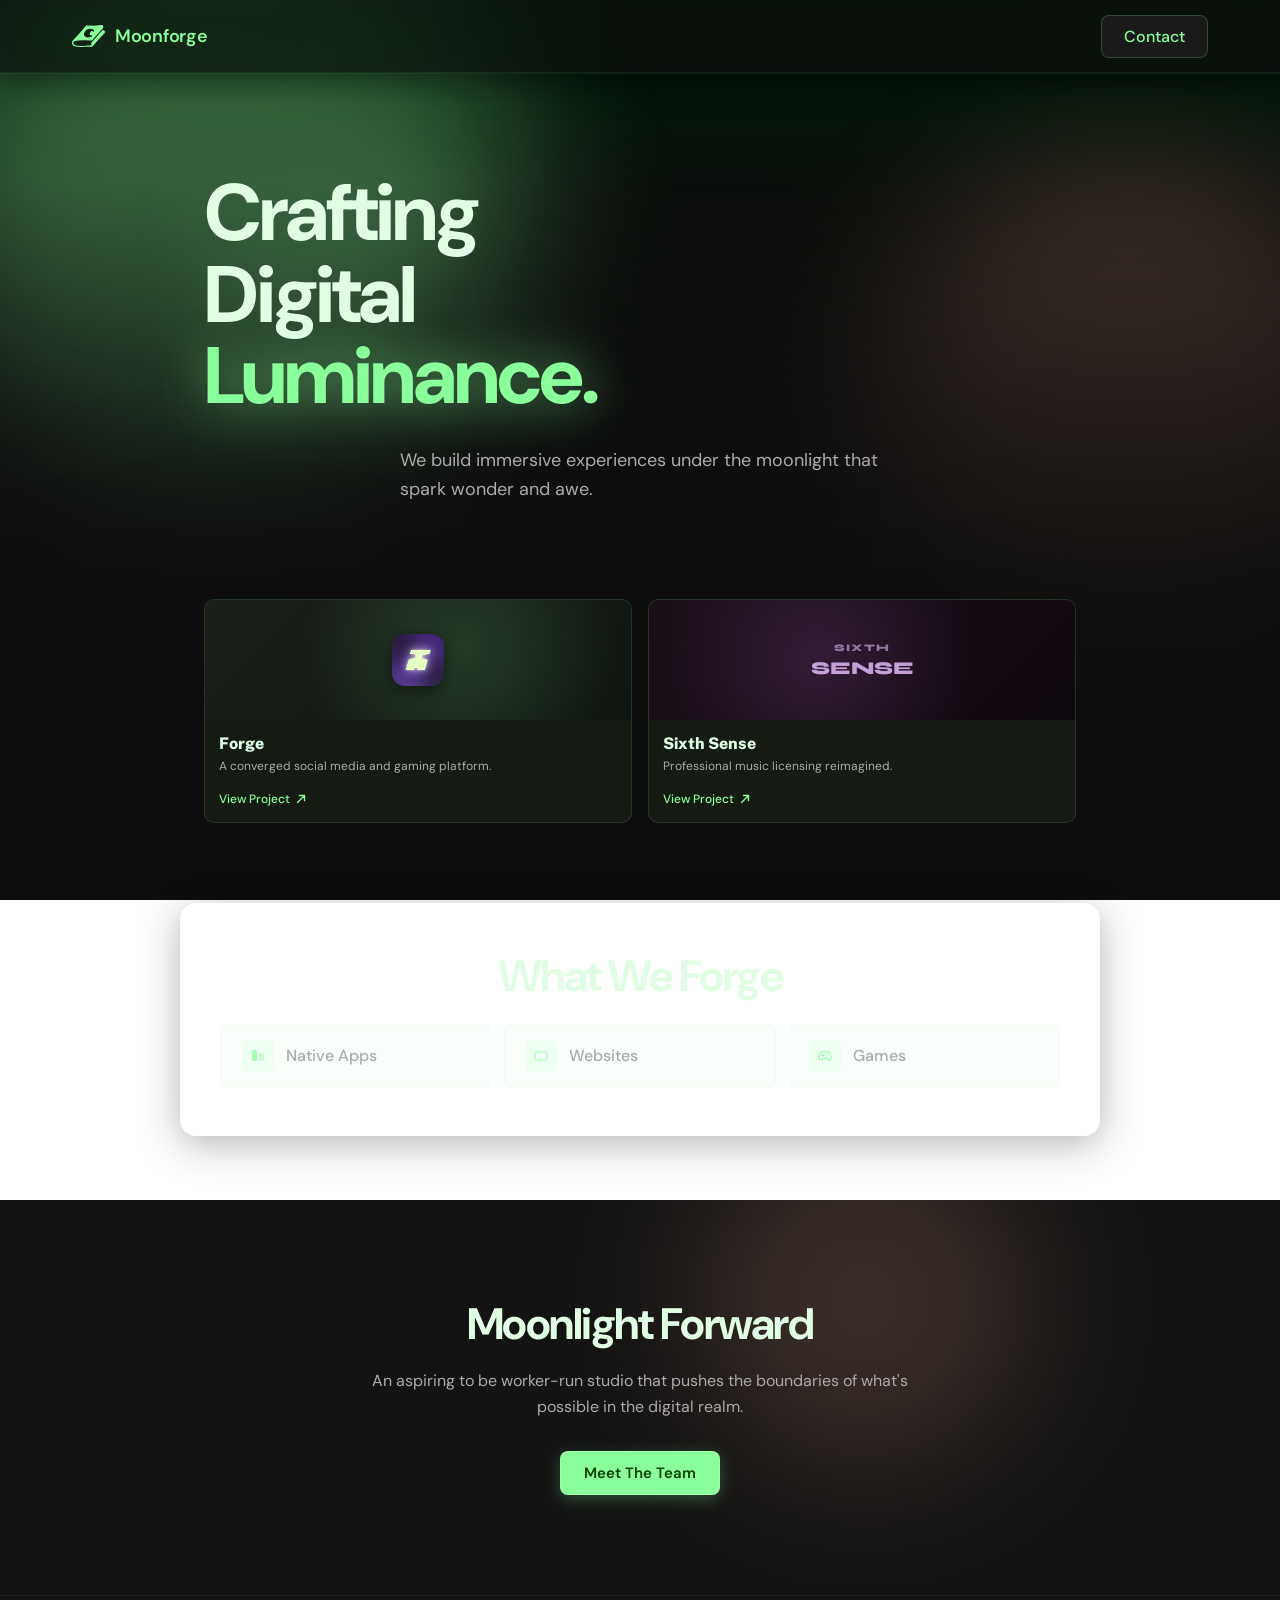
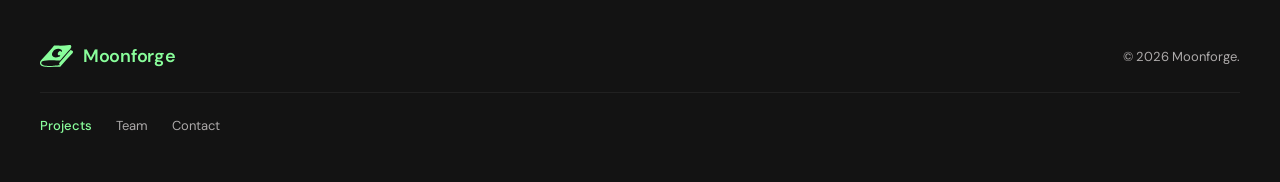
<file: index.html>
<!DOCTYPE html>
<html lang="en">
<head>
  <meta charset="UTF-8" />
  <meta name="viewport" content="width=device-width, initial-scale=1.0" />
  <title>Moonforge Studio - Apps, Websites, & Games</title>
  <meta name="description" content="Moonforge Studio builds immersive apps, websites, and games under the moonlight. Home of Forge social platform and showcase of client projects." />
  <meta name="author" content="Moonforge Studio" />
  <meta name="robots" content="index, follow" />
  <link rel="canonical" href="https://moonforge.app/" />
  <link rel="icon" type="image/x-icon" href="/favicon.ico?v=1" />
  <link rel="icon" type="image/png" sizes="32x32" href="/favicon-32x32.png?v=1" />
  <link rel="icon" type="image/png" sizes="16x16" href="/favicon-16x16.png?v=1" />
  <link rel="icon" type="image/svg+xml" href="/favicon.svg?v=1" />
  <link rel="apple-touch-icon" sizes="180x180" href="/apple-touch-icon.png?v=1" />
  <link rel="manifest" href="/manifest.json?v=1" />
  <meta name="theme-color" content="#0e0e0e" />
  <!-- Open Graph -->
  <meta property="og:site_name" content="Moonforge Studio" />
  <meta property="og:title" content="Moonforge Studio - Apps, Websites, & Games" />
  <meta property="og:description" content="Moonforge Studio builds immersive apps, websites, and games under the moonlight. Home of Forge social platform and showcase of client projects." />
  <meta property="og:image" content="https://moonforge.app/assets/social-image.png" />
  <meta property="og:image:alt" content="Moonforge Studio logo and wordmark" />
  <meta property="og:url" content="https://moonforge.app/" />
  <meta property="og:type" content="website" />
  <!-- Twitter Card -->
  <meta name="twitter:card" content="summary_large_image" />
  <meta name="twitter:title" content="Moonforge Studio - Apps, Websites, & Games" />
  <meta name="twitter:description" content="Moonforge Studio builds immersive apps, websites, and games under the moonlight." />
  <meta name="twitter:image" content="https://moonforge.app/assets/social-image.png" />
  <meta name="twitter:image:alt" content="Moonforge Studio logo and wordmark" />
  <!-- Structured Data -->
  <script type="application/ld+json">
  {
    "@context": "https://schema.org",
    "@type": "Organization",
    "name": "Moonforge Studio",
    "url": "https://moonforge.app",
    "logo": "https://moonforge.app/apple-touch-icon.png",
    "description": "Moonforge Studio builds immersive apps, websites, and games.",
    "email": "admin@moonforge.app",
    "founder": {
      "@type": "Person",
      "name": "Felix Giles",
      "url": "https://www.felixgiles.com"
    },
    "sameAs": [
      "https://www.linkedin.com/in/felixgiles"
    ]
  }
  </script>
  <link rel="stylesheet" href="styles.css" />
  <!-- Google Analytics -->
  <script async src="https://www.googletagmanager.com/gtag/js?id=G-10PKJRPPYE"></script>
  <script>
    window.dataLayer = window.dataLayer || [];
    function gtag(){dataLayer.push(arguments);}
    gtag('js', new Date());
    gtag('config', 'G-10PKJRPPYE');
  </script>
  <style>
    /* page-specific overrides */
    .hero { padding-top: 100px; }

    /* section divider */
    .section-label {
      font-size: 12px;
      text-transform: uppercase;
      letter-spacing: 2px;
      color: var(--text-muted);
      font-weight: 500;
      margin-bottom: 48px;
      padding: 0 32px;
      max-width: 1200px;
      margin-left: auto;
      margin-right: auto;
    }
  </style>
</head>
<body class="page">

  <!-- FIXED PAGE BACKGROUND -->
  <div class="page-bg" aria-hidden="true">
    <div class="glow glow-green" style="top:-100px; left:-80px; width:600px; height:600px; opacity:0.32;"></div>
    <div class="glow glow-peach" style="top:160px; right:-100px; width:500px; height:500px; opacity:0.22;"></div>
    <div class="page-bg-fade"></div>
  </div>

  <!-- HEADER -->
  <header>
    <div class="header-inner">
      <a href="index.html" class="logo">
        <img class="logo-icon" src="assets/moongforge-logo.svg" alt="" aria-hidden="true">
        Moonforge
      </a>
      <a href="contact.html" class="btn-contact">Contact</a>
    </div>
  </header>

  <!-- HERO -->
  <section class="hero">
    <div class="hero-content home-container" style="text-align:center;">
      <h1>Crafting<br>Digital<br><span class="hero-accent">Luminance.</span></h1>
      <p>We build immersive experiences under the moonlight that spark wonder and awe.</p>
    </div>
  </section>

  <!-- PROJECTS -->
  <section class="projects-section">
    <div class="home-container">
      <div class="projects-grid">

        <!-- Project 1: Forge -->
        <a class="project-card" data-type="app" href="https://forge-social.app" target="_blank" rel="noopener">
          <div class="project-thumb project-thumb-forge">
            <div style="position:relative;z-index:1;">
              <img src="assets/forge-app.png" alt="Forge" style="width:52px;height:52px;border-radius:13px;object-fit:cover;box-shadow:0 4px 16px rgba(0,0,0,0.5);">
            </div>
          </div>
          <div class="project-info">
            <div class="project-title">Forge</div>
            <div class="project-desc">A converged social media and gaming platform.</div>
            <span class="project-link">View Project
              <svg width="12" height="12" viewBox="0 0 12 12" fill="none"><path d="M2.5 9.5L9.5 2.5M9.5 2.5H4.5M9.5 2.5V7.5" stroke="currentColor" stroke-width="1.4" stroke-linecap="round"/></svg>
            </span>
          </div>
        </a>

        <!-- Project 2: Sixth Sense -->
        <a class="project-card" data-type="web" href="https://sixthsensemgmt.com" target="_blank" rel="noopener">
          <div class="project-thumb project-thumb-sixth">
            <div style="position:relative;z-index:1;font-family:'Syne',sans-serif;font-weight:800;font-size:14px;color:#c4a0d8;text-align:center;">
              <div style="font-size:10px;letter-spacing:0.12em;opacity:0.7;margin-bottom:3px;">SIXTH</div>
              <div style="font-size:18px;">SENSE</div>
            </div>
          </div>
          <div class="project-info">
            <div class="project-title">Sixth Sense</div>
            <div class="project-desc">Professional music licensing reimagined.</div>
            <span class="project-link">View Project
              <svg width="12" height="12" viewBox="0 0 12 12" fill="none"><path d="M2.5 9.5L9.5 2.5M9.5 2.5H4.5M9.5 2.5V7.5" stroke="currentColor" stroke-width="1.4" stroke-linecap="round"/></svg>
            </span>
          </div>
        </a>

      </div>
    </div>
  </section>

  <!-- SERVICES -->
  <section class="services-section">
    <div class="services-inner">
      <h2>What We Forge</h2>
      <div class="services-grid">
        <div class="service-card">
          <div class="service-icon">
            <svg width="14" height="14" viewBox="0 0 14 14" fill="none">
              <rect x="1" y="1" width="5" height="11" rx="1.5" fill="#89fe9b" opacity="0.7"/>
              <rect x="8" y="4" width="5" height="8" rx="1.5" fill="#89fe9b" opacity="0.4"/>
            </svg>
          </div>
          <h3>Native Apps</h3>
        </div>
        <div class="service-card">
          <div class="service-icon">
            <svg width="14" height="14" viewBox="0 0 14 14" fill="none">
              <rect x="1" y="3" width="12" height="8" rx="1.5" stroke="#89fe9b" stroke-width="1.2" opacity="0.7" fill="none"/>
              <circle cx="7" cy="11.5" r="1" fill="#89fe9b" opacity="0.5"/>
            </svg>
          </div>
          <h3>Websites</h3>
        </div>
        <div class="service-card">
          <div class="service-icon">
            <svg width="14" height="14" viewBox="0 0 24 24" fill="none" stroke="#89fe9b" stroke-width="2" stroke-linecap="round" stroke-linejoin="round" opacity="0.85">
              <line x1="6" x2="10" y1="11" y2="11"/>
              <line x1="8" x2="8" y1="9" y2="13"/>
              <line x1="15" x2="15.01" y1="12" y2="12"/>
              <line x1="17" x2="17.01" y1="10" y2="10"/>
              <path d="M17.32 5H6.68a4 4 0 0 0-3.978 3.59c-.006.052-.01.101-.017.152C2.604 9.416 2 14.456 2 16a3 3 0 0 0 3 3c1 0 1.5-.5 2-1l1.414-1.414A2 2 0 0 1 9.828 16h4.344a2 2 0 0 1 1.414.586L17 18c.5.5 1 1 2 1a3 3 0 0 0 3-3c0-1.544-.604-6.584-.685-7.258-.007-.05-.011-.1-.017-.151A4 4 0 0 0 17.32 5z"/>
            </svg>
          </div>
          <h3>Games</h3>
        </div>
      </div>
    </div>
  </section>

  <!-- TEAM CTA -->
  <section class="team-cta">
    <div class="glow-wrap">
      <div class="glow glow-peach" style="top:-60px; right:20%; opacity:0.2;"></div>
    </div>
    <div class="team-cta-inner">
      <h2>Moonlight Forward</h2>
      <p>An aspiring to be worker-run studio that pushes the boundaries of what's possible in the digital realm.</p>
      <a href="team.html" class="btn-accent">Meet The Team</a>
    </div>
  </section>

  <!-- FOOTER -->
  <footer>
    <div class="footer-inner">
      <div class="footer-top">
        <a href="index.html" class="logo">
          <img class="logo-icon" src="assets/moongforge-logo.svg" alt="" aria-hidden="true">
          Moonforge
        </a>
        <span class="footer-copy">© 2026 Moonforge.</span>
      </div>
      <div class="footer-links">
        <a href="index.html" class="active">Projects</a>
        <a href="team.html">Team</a>
        <a href="contact.html">Contact</a>
      </div>
    </div>
  </footer>

  <script src="script.js"></script>
</body>
</html>
</file>
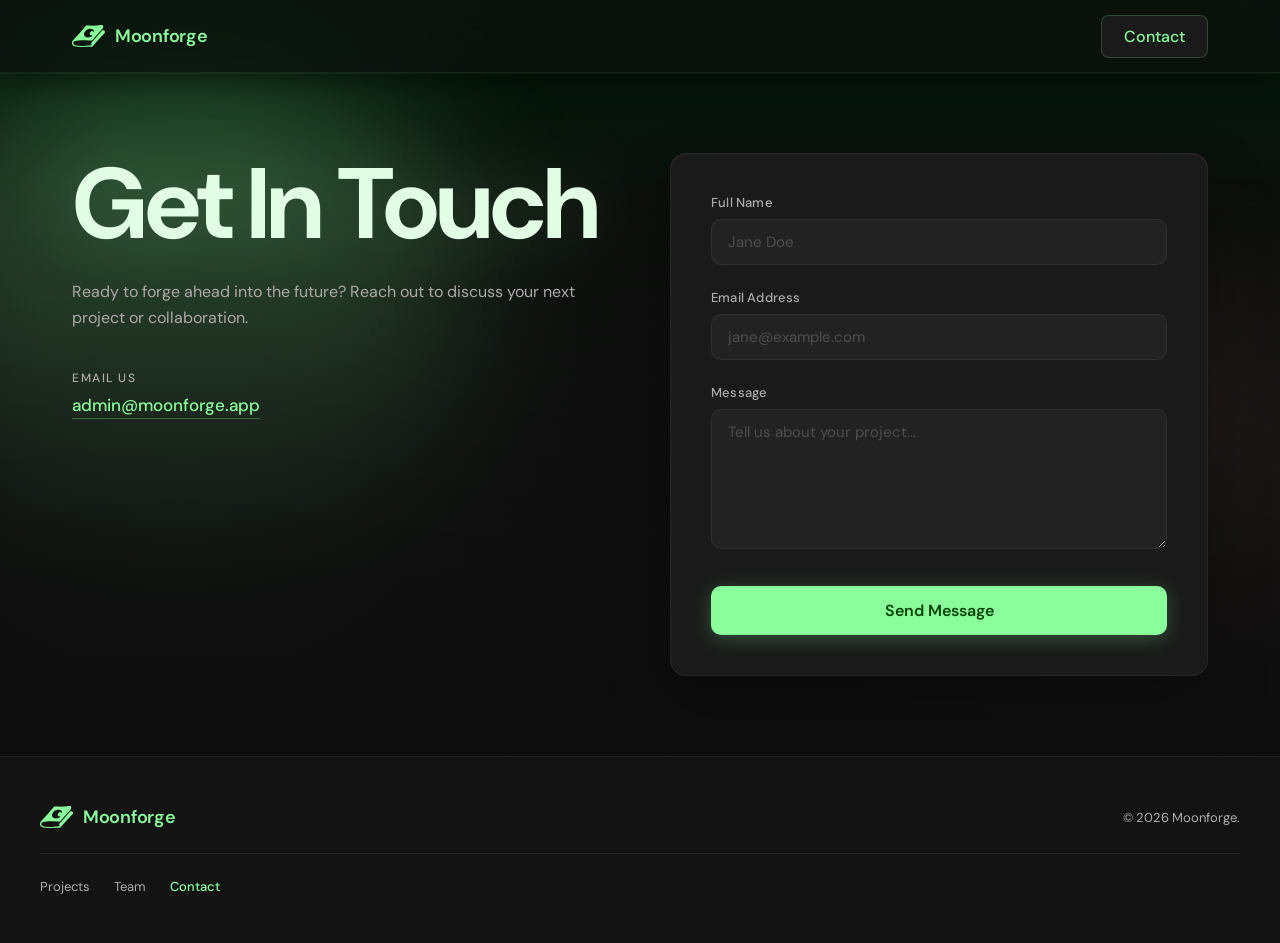
<file: contact.html>
<!DOCTYPE html>
<html lang="en">
<head>
  <meta charset="UTF-8" />
  <meta name="viewport" content="width=device-width, initial-scale=1.0" />
  <title>Contact — Moonforge Studio</title>
  <meta name="description" content="Get in touch with Moonforge Studio to discuss your next app, website, or game project. We'd love to collaborate." />
  <meta name="author" content="Moonforge Studio" />
  <meta name="robots" content="index, follow" />
  <link rel="canonical" href="https://moonforge.app/contact.html" />
  <!-- Prevent browser from restoring previous scroll position -->
  <script>if (history.scrollRestoration) history.scrollRestoration = 'manual'; window.scrollTo(0, 0);</script>
  <link rel="icon" type="image/x-icon" href="/favicon.ico?v=1" />
  <link rel="icon" type="image/png" sizes="32x32" href="/favicon-32x32.png?v=1" />
  <link rel="icon" type="image/png" sizes="16x16" href="/favicon-16x16.png?v=1" />
  <link rel="icon" type="image/svg+xml" href="/favicon.svg?v=1" />
  <link rel="apple-touch-icon" sizes="180x180" href="/apple-touch-icon.png?v=1" />
  <link rel="manifest" href="/manifest.json?v=1" />
  <meta name="theme-color" content="#0e0e0e" />
  <!-- Open Graph -->
  <meta property="og:site_name" content="Moonforge Studio" />
  <meta property="og:title" content="Contact — Moonforge Studio" />
  <meta property="og:description" content="Get in touch with Moonforge Studio to discuss your next app, website, or game project." />
  <meta property="og:image" content="https://moonforge.app/assets/social-image.png" />
  <meta property="og:image:alt" content="Moonforge Studio logo and wordmark" />
  <meta property="og:url" content="https://moonforge.app/contact.html" />
  <meta property="og:type" content="website" />
  <!-- Twitter Card -->
  <meta name="twitter:card" content="summary_large_image" />
  <meta name="twitter:title" content="Contact — Moonforge Studio" />
  <meta name="twitter:description" content="Get in touch with Moonforge Studio to discuss your next app, website, or game project." />
  <meta name="twitter:image" content="https://moonforge.app/assets/social-image.png" />
  <meta name="twitter:image:alt" content="Moonforge Studio logo and wordmark" />
  <link rel="stylesheet" href="styles.css" />
  <!-- Google Analytics -->
  <script async src="https://www.googletagmanager.com/gtag/js?id=G-10PKJRPPYE"></script>
  <script>
    window.dataLayer = window.dataLayer || [];
    function gtag(){dataLayer.push(arguments);}
    gtag('js', new Date());
    gtag('config', 'G-10PKJRPPYE');
  </script>
  <style>
    .contact-info h1 { filter: drop-shadow(0 0 36px rgba(137,254,155,0.16)); }
  </style>
</head>
<body class="page">

  <!-- FIXED PAGE BACKGROUND -->
  <div class="page-bg" aria-hidden="true">
    <div class="glow glow-green" style="top:5%; left:-100px; width:560px; height:560px; opacity:0.25;"></div>
    <div class="glow glow-peach" style="top:35%; right:-80px; width:460px; height:460px; opacity:0.2;"></div>
    <div class="page-bg-fade"></div>
  </div>

  <!-- HEADER -->
  <header>
    <div class="header-inner">
      <a href="index.html" class="logo">
        <img class="logo-icon" src="assets/moongforge-logo.svg" alt="" aria-hidden="true">
        Moonforge
      </a>
      <a href="contact.html" class="btn-contact">Contact</a>
    </div>
  </header>


  <!-- MAIN CONTENT -->
  <main class="contact-main" style="flex:1;">

    <!-- Left: info -->
    <div class="contact-info">
      <h1>Get In Touch</h1>
      <p>Ready to forge ahead into the future? Reach out to discuss your next project or collaboration.</p>
      <div class="contact-email-block">
        <span class="contact-email-label">Email Us</span>
        <a href="mailto:admin@moonforge.app" class="contact-email-link">admin@moonforge.app</a>
      </div>
    </div>

    <!-- Right: form -->
    <div class="contact-form-card">
      <form id="contact-form" action="https://formspree.io/f/YOUR_FORM_ID" method="POST" novalidate>

        <input type="hidden" name="_replyto" id="replyto-field" />
        <input type="hidden" name="_subject" value="New message from moonforge.app" />

        <div class="form-group">
          <label class="form-label" for="name">Full Name</label>
          <input
            class="form-input"
            type="text"
            id="name"
            name="name"
            placeholder="Jane Doe"
            required
            autocomplete="name"
          />
        </div>

        <div class="form-group">
          <label class="form-label" for="email">Email Address</label>
          <input
            class="form-input"
            type="email"
            id="email"
            name="email"
            placeholder="jane@example.com"
            required
            autocomplete="email"
          />
        </div>

        <div class="form-group">
          <label class="form-label" for="message">Message</label>
          <textarea
            class="form-textarea"
            id="message"
            name="message"
            placeholder="Tell us about your project..."
            required
          ></textarea>
        </div>

        <button type="submit" class="btn-submit">Send Message</button>

      </form>
    </div>

  </main>

  <!-- FOOTER -->
  <footer style="position:relative; z-index:1;">
    <div class="footer-inner">
      <div class="footer-top">
        <a href="index.html" class="logo">
          <img class="logo-icon" src="assets/moongforge-logo.svg" alt="" aria-hidden="true">
          Moonforge
        </a>
        <span class="footer-copy">© 2026 Moonforge.</span>
      </div>
      <div class="footer-links">
        <a href="index.html">Projects</a>
        <a href="team.html">Team</a>
        <a href="contact.html" class="active">Contact</a>
      </div>
    </div>
  </footer>

  <div class="toast" id="toast">Message sent! We'll be in touch.</div>

  <script src="script.js"></script>
</body>
</html>
</file>
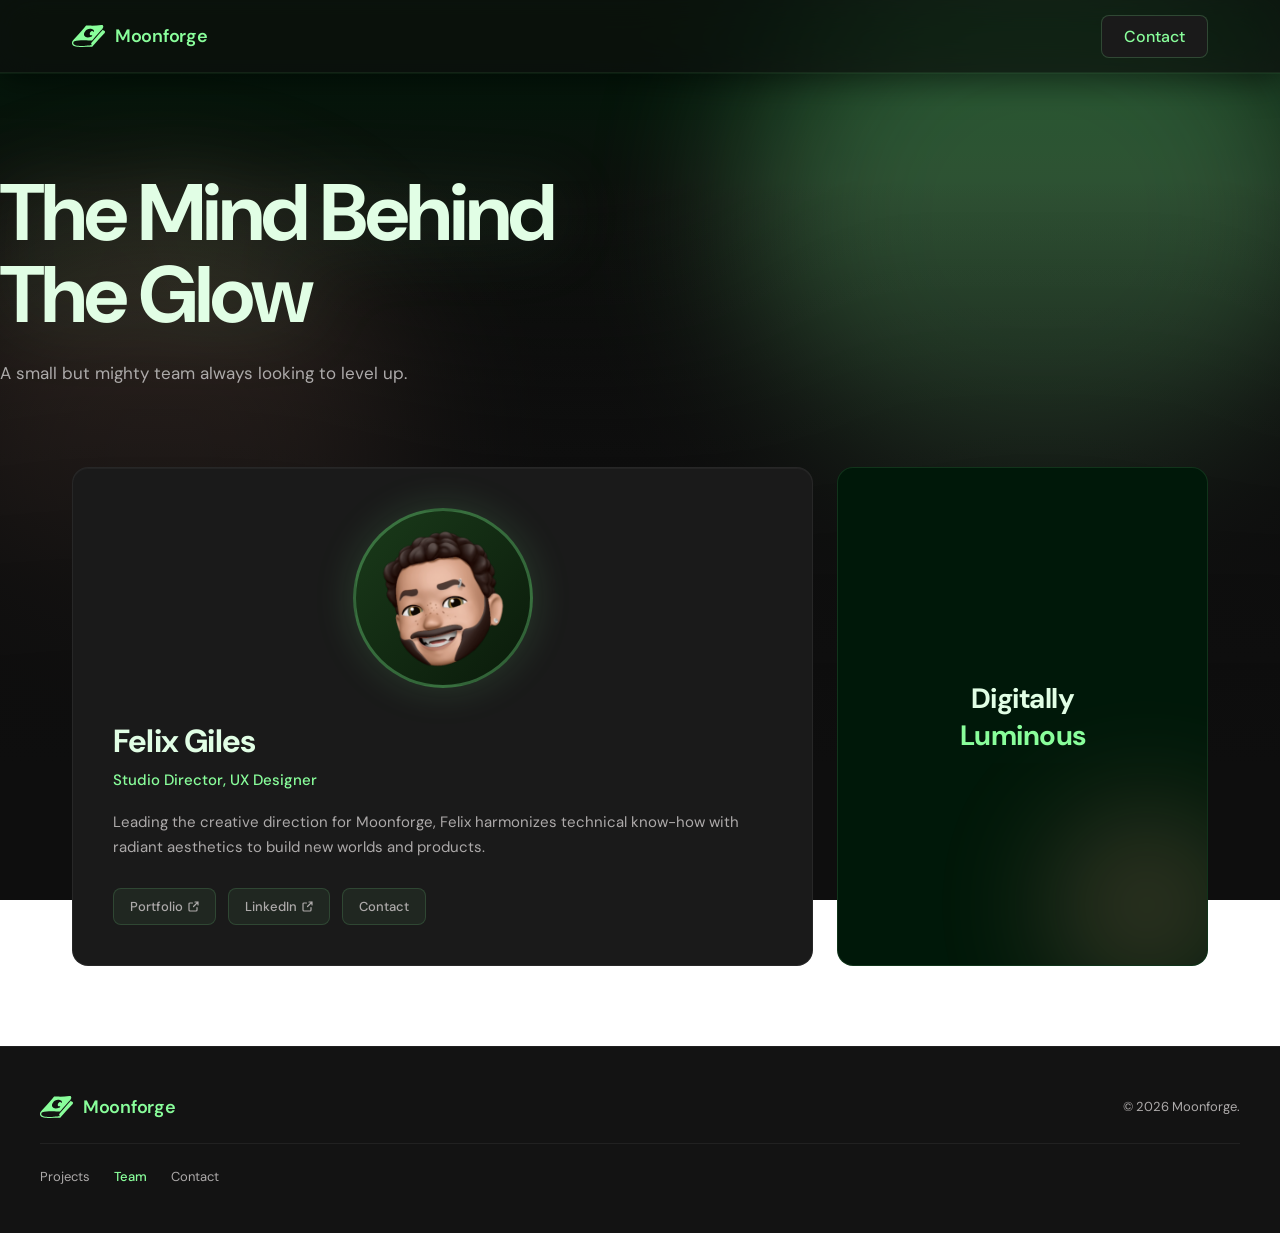
<file: team.html>
<!DOCTYPE html>
<html lang="en">
<head>
  <meta charset="UTF-8" />
  <meta name="viewport" content="width=device-width, initial-scale=1.0" />
  <title>Team — Moonforge Studio</title>
  <meta name="description" content="Meet the team behind Moonforge Studio. Felix Giles leads creative direction as Studio Director and UX Designer." />
  <meta name="author" content="Moonforge Studio" />
  <meta name="robots" content="index, follow" />
  <link rel="canonical" href="https://moonforge.app/team.html" />
  <link rel="icon" type="image/x-icon" href="/favicon.ico?v=1" />
  <link rel="icon" type="image/png" sizes="32x32" href="/favicon-32x32.png?v=1" />
  <link rel="icon" type="image/png" sizes="16x16" href="/favicon-16x16.png?v=1" />
  <link rel="icon" type="image/svg+xml" href="/favicon.svg?v=1" />
  <link rel="apple-touch-icon" sizes="180x180" href="/apple-touch-icon.png?v=1" />
  <link rel="manifest" href="/manifest.json?v=1" />
  <meta name="theme-color" content="#0e0e0e" />
  <!-- Open Graph -->
  <meta property="og:site_name" content="Moonforge Studio" />
  <meta property="og:title" content="Team — Moonforge Studio" />
  <meta property="og:description" content="Meet the team behind Moonforge Studio. Felix Giles leads creative direction as Studio Director and UX Designer." />
  <meta property="og:image" content="https://moonforge.app/assets/social-image.png" />
  <meta property="og:image:alt" content="Moonforge Studio logo and wordmark" />
  <meta property="og:url" content="https://moonforge.app/team.html" />
  <meta property="og:type" content="website" />
  <!-- Twitter Card -->
  <meta name="twitter:card" content="summary_large_image" />
  <meta name="twitter:title" content="Team — Moonforge Studio" />
  <meta name="twitter:description" content="Meet the team behind Moonforge Studio. Felix Giles leads as Studio Director and UX Designer." />
  <meta name="twitter:image" content="https://moonforge.app/assets/social-image.png" />
  <meta name="twitter:image:alt" content="Moonforge Studio logo and wordmark" />
  <!-- Structured Data -->
  <script type="application/ld+json">
  {
    "@context": "https://schema.org",
    "@type": "Person",
    "name": "Felix Giles",
    "jobTitle": "Studio Director, UX Designer",
    "worksFor": {
      "@type": "Organization",
      "name": "Moonforge Studio",
      "url": "https://moonforge.app"
    },
    "url": "https://www.felixgiles.com",
    "sameAs": [
      "https://www.linkedin.com/in/felixgiles",
      "https://www.felixgiles.com"
    ]
  }
  </script>
  <link rel="stylesheet" href="styles.css" />
  <!-- Google Analytics -->
  <script async src="https://www.googletagmanager.com/gtag/js?id=G-10PKJRPPYE"></script>
  <script>
    window.dataLayer = window.dataLayer || [];
    function gtag(){dataLayer.push(arguments);}
    gtag('js', new Date());
    gtag('config', 'G-10PKJRPPYE');
  </script>
  <style>
    .team-hero h1 { filter: drop-shadow(0 0 36px rgba(137,254,155,0.16)); }
  </style>
</head>
<body class="page">

  <!-- FIXED PAGE BACKGROUND -->
  <div class="page-bg" aria-hidden="true">
    <div class="glow glow-green" style="top:-80px; right:-60px; width:600px; height:600px; opacity:0.28;"></div>
    <div class="glow glow-peach" style="top:220px; left:-80px; width:480px; height:480px; opacity:0.2;"></div>
    <div class="page-bg-fade"></div>
  </div>

  <!-- HEADER -->
  <header>
    <div class="header-inner">
      <a href="index.html" class="logo">
        <img class="logo-icon" src="assets/moongforge-logo.svg" alt="" aria-hidden="true">
        Moonforge
      </a>
      <a href="contact.html" class="btn-contact">Contact</a>
    </div>
  </header>

  <!-- HERO -->
  <section class="team-hero">
    <div class="team-hero-content">
      <h1>The Mind Behind The Glow</h1>
      <p>A small but mighty team always looking to level up.</p>
    </div>
  </section>

  <!-- TEAM BENTO GRID -->
  <div class="team-grid">

    <!-- Featured Profile -->
    <div class="featured-card">
      <div class="featured-avatar-wrap">
        <img class="featured-avatar" src="assets/felix.png" alt="Felix Giles">
      </div>
      <div class="featured-info">
        <h2>Felix Giles</h2>
        <p class="featured-role">Studio Director, UX Designer</p>
        <p class="featured-bio">Leading the creative direction for Moonforge, Felix harmonizes technical know-how with radiant aesthetics to build new worlds and products.</p>
        <div class="featured-links">
          <a href="https://www.felixgiles.com" target="_blank" rel="noopener">Portfolio
            <svg width="11" height="11" viewBox="0 0 11 11" fill="none" aria-hidden="true">
              <path d="M4.5 2H2C1.45 2 1 2.45 1 3v6c0 .55.45 1 1 1h6c.55 0 1-.45 1-1V6.5" stroke="currentColor" stroke-width="1.2" stroke-linecap="round" stroke-linejoin="round"/>
              <path d="M7 1h3m0 0v3M10 1L5.5 5.5" stroke="currentColor" stroke-width="1.2" stroke-linecap="round" stroke-linejoin="round"/>
            </svg>
          </a>
          <a href="https://www.linkedin.com/in/felixgiles" target="_blank" rel="noopener">LinkedIn
            <svg width="11" height="11" viewBox="0 0 11 11" fill="none" aria-hidden="true">
              <path d="M4.5 2H2C1.45 2 1 2.45 1 3v6c0 .55.45 1 1 1h6c.55 0 1-.45 1-1V6.5" stroke="currentColor" stroke-width="1.2" stroke-linecap="round" stroke-linejoin="round"/>
              <path d="M7 1h3m0 0v3M10 1L5.5 5.5" stroke="currentColor" stroke-width="1.2" stroke-linecap="round" stroke-linejoin="round"/>
            </svg>
          </a>
          <a href="contact.html">Contact</a>
        </div>
      </div>
    </div>

    <!-- Right column -->
    <div class="team-right">

      <!-- Tagline card -->
      <div class="tag-card">
        <div class="tag-card-glow"></div>
        <h3>Digitally<br><span>Luminous</span></h3>
      </div>

    </div>
  </div>

  <!-- FOOTER -->
  <footer style="margin-top:auto;">
    <div class="footer-inner">
      <div class="footer-top">
        <a href="index.html" class="logo">
          <img class="logo-icon" src="assets/moongforge-logo.svg" alt="" aria-hidden="true">
          Moonforge
        </a>
        <span class="footer-copy">© 2026 Moonforge.</span>
      </div>
      <div class="footer-links">
        <a href="index.html">Projects</a>
        <a href="team.html" class="active">Team</a>
        <a href="contact.html">Contact</a>
      </div>
    </div>
  </footer>

  <script src="script.js"></script>
</body>
</html>
</file>
<file: styles.css>
@import url('https://fonts.googleapis.com/css2?family=Poppins:wght@600;700&family=Public+Sans:wght@800&family=Syne:wght@400;500;600;700;800&family=DM+Sans:ital,opsz,wght@0,9..40,300;0,9..40,400;0,9..40,500;0,9..40,600;0,9..40,700;0,9..40,800;1,9..40,400&display=swap');

*, *::before, *::after {
  box-sizing: border-box;
  margin: 0;
  padding: 0;
}

:root {
  --bg: #0e0e0e;
  --bg-card: #1a1a1a;
  --bg-card-deep: #131313;
  --bg-green-deep: #001809;
  --accent: #89fe9b;
  --accent-dark: #064200;
  --accent-green-mid: #0c331d;
  --peach: #eea48b;
  --peach-light: #fec8bc;
  --text: #e1fee5;
  --text-muted: #adaaaa;
  --text-muted-green: #96b29c;
  --border: rgba(255,255,255,0.06);
  --border-green: rgba(137,254,155,0.15);
  --font: 'DM Sans', sans-serif;
  --radius: 16px;
  --radius-sm: 10px;
}

html { scroll-behavior: smooth; }

body {
  font-family: var(--font);
  background: linear-gradient(to bottom, #001c0a 0%, #0c0f0c 22%, var(--bg) 52%);
  background-attachment: fixed;
  color: var(--text);
  min-height: 100vh;
  overflow-x: hidden;
  -webkit-font-smoothing: antialiased;
}

/* ─── FIXED PAGE BACKGROUND GLOW ─────── */
.page-bg {
  position: fixed;
  inset: 0;
  z-index: -1;
  overflow: hidden;
  pointer-events: none;
}

.page-bg-fade {
  position: absolute;
  inset: 0;
  background: linear-gradient(
    to bottom,
    transparent 0%,
    transparent 20%,
    rgba(14,14,14,0.55) 45%,
    rgba(14,14,14,0.88) 65%,
    var(--bg) 85%
  );
}

a { text-decoration: none; color: inherit; }

img { display: block; max-width: 100%; }

/* ─── LAYOUT ─────────────────────────── */
.page { min-height: 100vh; display: flex; flex-direction: column; }

.container {
  width: 100%;
  max-width: 1200px;
  margin: 0 auto;
  padding: 0 32px;
}

/* ─── HEADER ─────────────────────────── */
header {
  position: sticky;
  top: 0;
  z-index: 100;
  background: rgba(14,14,14,0.72);
  border-bottom: 1px solid rgba(137,254,155,0.08);
  backdrop-filter: blur(18px) saturate(1.4);
  -webkit-backdrop-filter: blur(18px) saturate(1.4);
  box-shadow: 0 1px 0 rgba(137,254,155,0.06), 0 8px 32px rgba(0,0,0,0.5);
}

.header-inner {
  display: flex;
  align-items: center;
  justify-content: space-between;
  height: 72px;
  padding: 0 32px;
  max-width: 1200px;
  margin: 0 auto;
}

.logo {
  display: flex;
  align-items: center;
  gap: 10px;
  font-size: 18px;
  font-weight: 600;
  color: var(--text);
  letter-spacing: -0.3px;
}

header .logo,
footer .logo {
  color: var(--accent);
}

.logo-icon {
  height: 22px;
  width: auto;
  flex-shrink: 0;
}

.btn-contact {
  background: var(--bg-card);
  color: var(--accent);
  border: 1px solid rgba(137,254,155,0.2);
  padding: 10px 22px;
  border-radius: 8px;
  font-family: var(--font);
  font-size: 16px;
  font-weight: 500;
  cursor: pointer;
  position: relative;
  overflow: hidden;
  transition: background 0.2s, border-color 0.2s, box-shadow 0.2s;
}

.btn-contact::after {
  content: '';
  position: absolute;
  top: 0; left: -75%;
  width: 50%; height: 100%;
  background: linear-gradient(105deg, transparent 0%, rgba(137,254,155,0.18) 50%, transparent 100%);
  transform: skewX(-15deg);
  pointer-events: none;
}

.btn-contact:hover {
  background: rgba(137,254,155,0.08);
  border-color: rgba(137,254,155,0.4);
  box-shadow: 0 0 20px rgba(137,254,155,0.1);
}

@media (hover: hover) {
  .btn-contact:hover::after { animation: shimmer-sweep 0.55s ease forwards; }
}

@media (hover: none) {
  .btn-contact:active { opacity: 0.8; }
  .btn-contact.shine-active::after { animation: shimmer-sweep 0.55s ease forwards; }
}

/* ─── GLOW BLOBS ──────────────────────── */
.glow-wrap {
  position: absolute;
  inset: 0;
  overflow: hidden;
  pointer-events: none;
  z-index: 0;
}

.glow {
  position: absolute;
  border-radius: 50%;
  filter: blur(80px);
  opacity: 0.35;
}

.glow-green {
  background: var(--accent);
  width: 380px;
  height: 380px;
}

.glow-peach {
  background: var(--peach);
  width: 320px;
  height: 320px;
  opacity: 0.25;
}

/* ─── HERO ────────────────────────────── */
.hero {
  position: relative;
  padding: 100px 0 60px;
  overflow: hidden;
  place-items: center;
}

.hero-content {
  position: relative;
  z-index: 1;
}

/* ─── CENTERED HOME CONTAINER ─────────── */
.home-container {
  max-width: 920px;
  margin: 0 auto;
  padding: 0 24px;
}

/* text glow halo sitting directly behind the headline */
.hero-glow-text {
  position: absolute;
  pointer-events: none;
  z-index: 0;
  border-radius: 50%;
  filter: blur(70px);
}

.hero h1 {
  font-size: clamp(56px, 9vw, 80px);
  font-weight: 800;
  line-height: 1.02;
  letter-spacing: -3px;
  color: var(--text);
  margin-bottom: 28px;
  filter: drop-shadow(0 0 40px rgba(137,254,155,0.18));
  text-align: left;
}

.hero-accent {
  font-weight: 800;
  color: var(--accent);
  filter: drop-shadow(0 0 24px rgba(137,254,155,0.45));
}

.hero p {
  font-size: 18px;
  color: var(--text-muted);
  line-height: 1.6;
  margin: 0 auto 36px;
  max-width: 480px;
  text-align: left;
}

.btn-primary {
  display: inline-flex;
  align-items: center;
  gap: 8px;
  background: #fff;
  color: #0e0e0e;
  padding: 14px 28px;
  border-radius: 50px;
  font-family: var(--font);
  font-size: 16px;
  font-weight: 600;
  cursor: pointer;
  border: none;
  position: relative;
  overflow: hidden;
  transition: background 0.2s, transform 0.15s, box-shadow 0.2s;
  box-shadow: 0 4px 20px rgba(0,0,0,0.4);
}

.btn-primary::after {
  content: '';
  position: absolute;
  top: 0; left: -75%;
  width: 50%; height: 100%;
  background: linear-gradient(105deg, transparent 0%, rgba(255,255,255,0.25) 50%, transparent 100%);
  transform: skewX(-15deg);
  pointer-events: none;
}

.btn-primary:hover {
  background: var(--accent);
  transform: translateY(-1px);
  box-shadow: 0 8px 30px rgba(137,254,155,0.3);
}

@media (hover: hover) {
  .btn-primary:hover::after { animation: shimmer-sweep 0.55s ease forwards; }
}

@media (hover: none) {
  .btn-primary:active { transform: scale(0.97); }
  .btn-primary.shine-active::after { animation: shimmer-sweep 0.55s ease forwards; }
}

.btn-secondary {
  display: inline-flex;
  align-items: center;
  background: rgba(255,255,255,0.1);
  color: #fff;
  padding: 16px 22px;
  border-radius: 8px;
  font-family: var(--font);
  font-size: 16px;
  font-weight: 500;
  cursor: pointer;
  border: none;
  transition: background 0.2s, transform 0.15s;
}

.btn-secondary:hover {
  background: rgba(255,255,255,0.16);
  transform: translateY(-1px);
}

.btn-accent {
  display: inline-flex;
  align-items: center;
  gap: 8px;
  background: var(--accent);
  color: var(--accent-dark);
  padding: 12px 24px;
  border-radius: 8px;
  font-family: var(--font);
  font-size: 15px;
  font-weight: 600;
  cursor: pointer;
  border: none;
  position: relative;
  overflow: hidden;
  transition: opacity 0.2s, transform 0.15s, box-shadow 0.2s;
  box-shadow: 0 0 0 1px rgba(255,255,255,0.15) inset, 0 4px 16px rgba(137,254,155,0.25);
}

.btn-accent::after {
  content: '';
  position: absolute;
  top: 0; left: -75%;
  width: 50%; height: 100%;
  background: linear-gradient(105deg, transparent 0%, rgba(255,255,255,0.3) 50%, transparent 100%);
  transform: skewX(-15deg);
  pointer-events: none;
}

.btn-accent:hover {
  opacity: 0.9;
  transform: translateY(-1px);
  box-shadow: 0 0 0 1px rgba(255,255,255,0.2) inset, 0 6px 24px rgba(137,254,155,0.35);
}

@media (hover: hover) {
  .btn-accent:hover::after { animation: shimmer-sweep 0.55s ease forwards; }
}

@media (hover: none) {
  .btn-accent:active { transform: scale(0.97); }
  .btn-accent.shine-active::after { animation: shimmer-sweep 0.55s ease forwards; }
}

.btn-ghost {
  display: inline-flex;
  align-items: center;
  gap: 8px;
  background: var(--bg-card);
  color: var(--text-muted);
  padding: 12px 24px;
  border-radius: 8px;
  font-family: var(--font);
  font-size: 15px;
  font-weight: 500;
  cursor: pointer;
  border: 1px solid var(--border);
  transition: border-color 0.2s, color 0.2s;
}

.btn-ghost:hover {
  border-color: rgba(255,255,255,0.15);
  color: var(--text);
}

/* ─── FILTER BAR ──────────────────────── */
.filter-bar {
  padding: 20px 0 40px;
  display: flex;
  align-items: center;
  gap: 12px;
  flex-wrap: wrap;
}

.filter-label {
  font-size: 15px;
  color: var(--text-muted);
  margin-right: 4px;
}

.filter-btn {
  padding: 9px 18px;
  border-radius: 8px;
  font-family: var(--font);
  font-size: 14px;
  font-weight: 500;
  cursor: pointer;
  border: 1px solid var(--border);
  background: var(--bg-card);
  color: var(--text-muted);
  transition: all 0.2s;
}

.filter-btn.active, .filter-btn:hover {
  background: var(--accent);
  color: var(--accent-dark);
  border-color: var(--accent);
  box-shadow: 0 0 0 1px rgba(255,255,255,0.15) inset;
}

/* ─── PROJECTS GRID ───────────────────── */
.projects-section {
  padding: 0 0 80px;
}

.projects-grid {
  display: grid;
  grid-template-columns: repeat(2, 1fr);
  gap: 16px;
}

.project-card {
  background: #151a13;
  border: 1px solid rgba(137,254,155,0.12);
  border-radius: 10px;
  overflow: hidden;
  display: block;
  position: relative;
  transition: border-color 0.22s, transform 0.22s, box-shadow 0.22s;
}

.project-card::after {
  content: '';
  position: absolute;
  top: 0;
  left: -75%;
  width: 50%;
  height: 100%;
  background: linear-gradient(105deg, transparent 0%, rgba(255,255,255,0.09) 50%, transparent 100%);
  transform: skewX(-15deg);
  pointer-events: none;
  z-index: 3;
}

.project-card:hover {
  border-color: rgba(137,254,155,0.32);
  transform: translateY(-4px);
  box-shadow: 0 16px 48px rgba(0,0,0,0.5), 0 0 0 1px rgba(137,254,155,0.12);
}

@media (hover: hover) {
  .project-card:hover::after { animation: shimmer-sweep 0.65s ease forwards; }
}

@media (hover: none) {
  .project-card:active { transform: scale(0.98); }
  .project-card.shine-active::after { animation: shimmer-sweep 0.65s ease forwards; }
}

.project-thumb {
  width: 100%;
  height: 120px;
  background: #1a2018;
  display: flex;
  align-items: center;
  justify-content: center;
  position: relative;
  overflow: hidden;
}

.project-thumb-forge {
  background: linear-gradient(135deg, #1a1f18 0%, #0f1510 100%);
}

.project-thumb-forge::after {
  content: '';
  position: absolute;
  inset: 0;
  background: radial-gradient(circle at 60% 40%, rgba(137,254,155,0.15) 0%, transparent 60%);
}

.project-thumb-sixth {
  background: linear-gradient(135deg, #1a0f18 0%, #100810 100%);
}

.project-thumb-sixth::after {
  content: '';
  position: absolute;
  inset: 0;
  background: radial-gradient(circle at 40% 50%, rgba(180,100,200,0.18) 0%, transparent 60%);
}

.project-thumb-logo {
  position: relative;
  z-index: 1;
  font-family: 'Syne', sans-serif;
  font-weight: 800;
  font-size: 20px;
}

.project-badge {
  position: absolute;
  top: 10px;
  left: 10px;
  z-index: 2;
  padding: 3px 9px;
  border-radius: 4px;
  font-size: 10px;
  font-weight: 600;
  letter-spacing: 0.04em;
  text-transform: uppercase;
}

.badge-app { background: rgba(137,254,155,0.15); color: #89fe9b; border: 1px solid rgba(137,254,155,0.3); }
.badge-web { background: rgba(100,150,255,0.15); color: #89b4fe; border: 1px solid rgba(100,150,255,0.3); }

.project-info {
  padding: 14px;
}

.project-title {
  font-family: 'Public Sans', sans-serif;
  font-weight: 800;
  font-size: 16px;
  color: var(--text);
  margin-bottom: 4px;
}

.project-desc {
  font-size: 12px;
  color: var(--text-muted);
  line-height: 1.5;
  margin-bottom: 12px;
}

.project-link {
  display: inline-flex;
  align-items: center;
  gap: 5px;
  font-size: 12px;
  color: var(--accent);
  text-decoration: none;
  font-weight: 500;
  transition: opacity 0.2s;
}

.project-link:hover { opacity: 0.7; }

/* ─── SERVICES GRID ───────────────────── */
.services-section {
  padding: 0 32px 64px;
}

.services-inner {
  max-width: 920px;
  margin: 0 auto;
  background: rgba(255,255,255,0.03);
  backdrop-filter: blur(24px) saturate(1.3);
  -webkit-backdrop-filter: blur(24px) saturate(1.3);
  border: 1px solid rgba(255,255,255,0.08);
  border-radius: var(--radius);
  padding: 48px 40px;
  box-shadow: 0 8px 40px rgba(0,0,0,0.3), 0 1px 0 rgba(255,255,255,0.05) inset;
}

.services-section h2 {
  font-size: clamp(36px, 5vw, 44px);
  font-weight: 700;
  color: var(--text);
  margin-bottom: 24px;
  letter-spacing: -1.5px;
  line-height: 1.1;
  text-align: center;
}

.services-grid {
  display: flex;
  flex-wrap: wrap;
  justify-content: center;
  gap: 12px;
  margin-top: 0;
}

.service-card {
  background: rgba(137,254,155,0.04);
  border: 1px solid rgba(137,254,155,0.12);
  border-radius: 8px;
  padding: 14px 20px;
  display: flex;
  flex-direction: row;
  align-items: center;
  gap: 12px;
  text-align: left;
  flex: 1 1 160px;
  position: relative;
  overflow: hidden;
  transition: border-color 0.22s, transform 0.22s, box-shadow 0.22s;
}

.service-card::after {
  content: '';
  position: absolute;
  top: 0;
  left: -75%;
  width: 50%;
  height: 100%;
  background: linear-gradient(105deg, transparent 0%, rgba(255,255,255,0.09) 50%, transparent 100%);
  transform: skewX(-15deg);
  pointer-events: none;
}

.service-card:hover {
  border-color: rgba(137,254,155,0.28);
  transform: translateY(-3px);
  box-shadow: 0 12px 32px rgba(0,0,0,0.4);
}

@media (hover: hover) {
  .service-card:hover::after { animation: shimmer-sweep 0.65s ease forwards; }
}

@media (hover: none) {
  .service-card.shine-active::after { animation: shimmer-sweep 0.65s ease forwards; }
}

.service-icon {
  width: 32px;
  height: 32px;
  background: rgba(137,254,155,0.1);
  border-radius: 6px;
  display: flex;
  align-items: center;
  justify-content: center;
  flex-shrink: 0;
}

.service-card h3 {
  font-size: 16px;
  font-weight: 500;
  color: var(--text-muted);
}

/* ─── TEAM CTA ────────────────────────── */
.team-cta {
  position: relative;
  padding: 100px 32px;
  overflow: hidden;
  background: #131313;
}

.team-cta-inner {
  max-width: 560px;
  margin: 0 auto;
  text-align: center;
  position: relative;
  z-index: 1;
}

.team-cta h2 {
  font-size: clamp(36px, 5vw, 44px);
  font-weight: 700;
  letter-spacing: -1.5px;
  color: var(--text);
  margin-bottom: 20px;
  line-height: 1.1;
}

.team-cta p {
  font-size: 16px;
  color: var(--text-muted);
  line-height: 1.6;
  margin-bottom: 32px;
}

.link-arrow {
  display: inline-flex;
  align-items: center;
  gap: 6px;
  color: var(--accent);
  font-size: 15px;
  font-weight: 500;
  border-bottom: 1px solid rgba(137,254,155,0.3);
  padding-bottom: 2px;
  transition: border-color 0.2s, gap 0.2s;
}

.link-arrow:hover {
  border-color: var(--accent);
  gap: 10px;
}

/* ─── TEAM PAGE ───────────────────────── */
.team-hero {
  position: relative;
  padding: 100px 0px 80px;
  overflow: hidden;
  place-items: center;
}

.team-hero-content {
  max-width: 600px;
  position: relative;
  z-index: 1;
}

.team-hero h1 {
  font-size: clamp(56px, 9vw, 80px);
  font-weight: 700;
  letter-spacing: -3px;
  line-height: 1.02;
  color: var(--text);
  margin-bottom: 24px;
}

.team-hero p {
  font-size: 17px;
  color: var(--text-muted);
  line-height: 1.6;
}

.team-grid {
  padding: 0 32px 80px;
  max-width: 1200px;
  margin: 0 auto;
  display: grid;
  grid-template-columns: 2fr 1fr;
  gap: 24px;
}

/* featured profile card */
.featured-card {
  background: var(--bg-card);
  border-radius: var(--radius);
  border: 1px solid var(--border);
  overflow: hidden;
  position: relative;
  box-shadow: 0 1px 0 rgba(255,255,255,0.04) inset;
  transition: border-color 0.22s, transform 0.22s, box-shadow 0.22s;
}

.featured-card::after {
  content: '';
  position: absolute;
  top: 0;
  left: -75%;
  width: 50%;
  height: 100%;
  background: linear-gradient(105deg, transparent 0%, rgba(255,255,255,0.07) 50%, transparent 100%);
  transform: skewX(-15deg);
  pointer-events: none;
}

.featured-card:hover {
  border-color: rgba(137,254,155,0.2);
  transform: translateY(-3px);
  box-shadow: 0 16px 48px rgba(0,0,0,0.45);
}

@media (hover: hover) {
  .featured-card:hover::after { animation: shimmer-sweep 0.65s ease forwards; }
}

@media (hover: none) {
  .featured-card.shine-active::after { animation: shimmer-sweep 0.65s ease forwards; }
}

.featured-avatar-wrap {
  display: flex;
  justify-content: center;
  padding: 40px 40px 0;
}

.featured-avatar {
  width: 180px;
  height: 180px;
  border-radius: 50%;
  border: 3px solid rgba(137,254,155,0.3);
  object-fit: cover;
  background: linear-gradient(135deg, #1a3a1a, #0a1a0a);
  display: flex;
  align-items: center;
  justify-content: center;
  font-size: 64px;
  color: var(--accent);
  box-shadow: 0 0 40px rgba(137,254,155,0.15);
  flex-shrink: 0;
}

.featured-info {
  padding: 32px 40px 40px;
}

.featured-info h2 {
  font-size: 32px;
  font-weight: 700;
  letter-spacing: -0.8px;
  margin-bottom: 8px;
  color: var(--text);
}

.featured-role {
  font-size: 15px;
  color: var(--accent);
  font-weight: 500;
  margin-bottom: 20px;
}

.featured-bio {
  font-size: 15px;
  color: var(--text-muted);
  line-height: 1.65;
  margin-bottom: 28px;
}

.featured-links {
  display: flex;
  gap: 12px;
  flex-wrap: wrap;
}

.featured-links a {
  display: inline-flex;
  align-items: center;
  gap: 5px;
  padding: 9px 16px;
  border-radius: 8px;
  font-size: 13px;
  font-weight: 500;
  background: rgba(137,254,155,0.06);
  border: 1px solid rgba(137,254,155,0.15);
  color: var(--text-muted);
  transition: all 0.2s;
}

.featured-links a:hover {
  background: rgba(137,254,155,0.1);
  border-color: rgba(137,254,155,0.3);
  color: var(--accent);
}

/* right column */
.team-right {
  display: flex;
  flex-direction: column;
  gap: 24px;
}

.tag-card {
  background: var(--bg-green-deep);
  border-radius: var(--radius);
  border: 1px solid rgba(137,254,155,0.12);
  padding: 40px 32px;
  flex: 1;
  display: flex;
  align-items: center;
  justify-content: center;
  position: relative;
  overflow: hidden;
  transition: border-color 0.22s, transform 0.22s, box-shadow 0.22s;
}

.tag-card:hover {
  border-color: rgba(137,254,155,0.25);
  transform: translateY(-3px);
  box-shadow: 0 12px 32px rgba(0,0,0,0.4);
}

.tag-card::after {
  content: '';
  position: absolute;
  top: 0;
  left: -75%;
  width: 50%;
  height: 100%;
  background: linear-gradient(
    105deg,
    transparent 0%,
    rgba(255,255,255,0.08) 50%,
    transparent 100%
  );
  transform: skewX(-15deg);
  pointer-events: none;
  transition: none;
}

@media (hover: hover) {
  .tag-card:hover::after { animation: shimmer-sweep 0.65s ease forwards; }
}

@media (hover: none) {
  .tag-card.shine-active::after { animation: shimmer-sweep 0.65s ease forwards; }
}

@keyframes shimmer-sweep {
  0%   { left: -75%; }
  100% { left: 125%; }
}

.tag-card-glow {
  position: absolute;
  width: 200px;
  height: 200px;
  border-radius: 50%;
  background: var(--peach);
  filter: blur(60px);
  opacity: 0.2;
  bottom: -40px;
  right: -40px;
}

.tag-card h3 {
  font-size: 28px;
  font-weight: 700;
  color: var(--text);
  letter-spacing: -0.5px;
  text-align: center;
  position: relative;
  z-index: 1;
}

.tag-card h3 span {
  color: var(--accent);
}

.join-card {
  background: var(--bg-card);
  border-radius: var(--radius);
  border: 1px solid var(--border);
  padding: 36px 32px;
  display: flex;
  flex-direction: column;
  gap: 16px;
  position: relative;
  overflow: hidden;
  box-shadow: 0 1px 0 rgba(255,255,255,0.04) inset;
  transition: border-color 0.22s, transform 0.22s, box-shadow 0.22s;
}

.join-card::after {
  content: '';
  position: absolute;
  top: 0;
  left: -75%;
  width: 50%;
  height: 100%;
  background: linear-gradient(105deg, transparent 0%, rgba(255,255,255,0.07) 50%, transparent 100%);
  transform: skewX(-15deg);
  pointer-events: none;
}

.join-card:hover {
  border-color: rgba(137,254,155,0.2);
  transform: translateY(-3px);
  box-shadow: 0 12px 32px rgba(0,0,0,0.4);
}

@media (hover: hover) {
  .join-card:hover::after { animation: shimmer-sweep 0.65s ease forwards; }
}

@media (hover: none) {
  .join-card.shine-active::after { animation: shimmer-sweep 0.65s ease forwards; }
}

.join-card h3 {
  font-size: 22px;
  font-weight: 700;
  letter-spacing: -0.4px;
  color: var(--text);
}

.join-card p {
  font-size: 14px;
  color: var(--text-muted);
  line-height: 1.55;
}

/* ─── CONTACT PAGE ────────────────────── */
.contact-main {
  flex: 1;
  display: grid;
  grid-template-columns: 1fr 1fr;
  gap: 60px;
  max-width: 1200px;
  margin: 0 auto;
  padding: 80px 32px;
  align-items: start;
}

.contact-info {
  position: relative;
}

.contact-info h1 {
  font-size: clamp(56px, 8vw, 100px);
  font-weight: 700;
  letter-spacing: -3px;
  line-height: 1.02;
  color: var(--text);
  margin-bottom: 24px;
}

.contact-info p {
  font-size: 16px;
  color: var(--text-muted);
  line-height: 1.6;
  margin-bottom: 40px;
}

.contact-email-block {
  display: flex;
  flex-direction: column;
  gap: 8px;
}

.contact-email-label {
  font-size: 12px;
  text-transform: uppercase;
  letter-spacing: 1.5px;
  color: var(--text-muted);
  font-weight: 500;
}

.contact-email-link {
  font-size: 17px;
  color: var(--accent);
  font-weight: 500;
  border-bottom: 1px solid rgba(137,254,155,0.3);
  width: fit-content;
  padding-bottom: 2px;
  transition: border-color 0.2s;
}

.contact-email-link:hover {
  border-color: var(--accent);
}

/* Contact form */
.contact-form-card {
  background: var(--bg-card);
  border-radius: var(--radius);
  border: 1px solid var(--border);
  padding: 40px;
  box-shadow: 0 1px 0 rgba(255,255,255,0.04) inset, 0 24px 60px rgba(0,0,0,0.3);
}

.form-group {
  margin-bottom: 24px;
}

.form-label {
  display: block;
  font-size: 13px;
  font-weight: 500;
  color: var(--text-muted);
  margin-bottom: 8px;
  letter-spacing: 0.2px;
}

.form-input, .form-textarea {
  width: 100%;
  background: rgba(255,255,255,0.04);
  border: 1px solid var(--border);
  border-radius: 10px;
  padding: 12px 16px;
  font-family: var(--font);
  font-size: 15px;
  color: var(--text);
  outline: none;
  transition: border-color 0.2s, box-shadow 0.2s;
  -webkit-appearance: none;
}

.form-input::placeholder, .form-textarea::placeholder {
  color: rgba(255,255,255,0.2);
}

.form-input:focus, .form-textarea:focus {
  border-color: rgba(137,254,155,0.4);
  box-shadow: 0 0 0 3px rgba(137,254,155,0.08);
}

.form-textarea {
  resize: vertical;
  min-height: 140px;
}

.btn-submit {
  width: 100%;
  padding: 14px;
  background: var(--accent);
  color: var(--accent-dark);
  border: none;
  border-radius: 10px;
  font-family: var(--font);
  font-size: 16px;
  font-weight: 600;
  cursor: pointer;
  position: relative;
  overflow: hidden;
  transition: opacity 0.2s, transform 0.15s, box-shadow 0.2s;
  box-shadow: 0 4px 20px rgba(137,254,155,0.25);
  margin-top: 8px;
}

.btn-submit::after {
  content: '';
  position: absolute;
  top: 0; left: -75%;
  width: 50%; height: 100%;
  background: linear-gradient(105deg, transparent 0%, rgba(255,255,255,0.3) 50%, transparent 100%);
  transform: skewX(-15deg);
  pointer-events: none;
}

.btn-submit:hover {
  opacity: 0.92;
  transform: translateY(-1px);
  box-shadow: 0 6px 28px rgba(137,254,155,0.35);
}

@media (hover: hover) {
  .btn-submit:hover::after { animation: shimmer-sweep 0.55s ease forwards; }
}

@media (hover: none) {
  .btn-submit:active { transform: scale(0.98); }
  .btn-submit.shine-active::after { animation: shimmer-sweep 0.55s ease forwards; }
}

/* ─── FOOTER ──────────────────────────── */
footer {
  background: #131313;
  border-top: 1px solid rgba(255,255,255,0.05);
  padding: 48px 32px;
}

.footer-inner {
  max-width: 1200px;
  margin: 0 auto;
}

.footer-top {
  display: flex;
  align-items: center;
  justify-content: space-between;
  margin-bottom: 24px;
  padding-bottom: 24px;
  border-bottom: 1px solid var(--border);
}

.footer-copy {
  font-size: 13px;
  color: var(--text-muted);
}

.footer-links {
  display: flex;
  gap: 24px;
}

.footer-links a {
  font-size: 13px;
  color: var(--text-muted);
  transition: color 0.2s;
}

.footer-links a:hover {
  color: var(--text);
}

.footer-links a.active {
  color: var(--accent);
  font-weight: 500;
}

/* ─── TOAST ───────────────────────────── */
.toast {
  position: fixed;
  bottom: 32px;
  left: 50%;
  transform: translateX(-50%) translateY(80px);
  background: var(--accent);
  color: var(--accent-dark);
  padding: 14px 24px;
  border-radius: 50px;
  font-size: 14px;
  font-weight: 600;
  opacity: 0;
  transition: transform 0.3s, opacity 0.3s;
  z-index: 999;
  white-space: nowrap;
}

.toast.show {
  transform: translateX(-50%) translateY(0);
  opacity: 1;
}

/* ─── RESPONSIVE ──────────────────────── */
@media (max-width: 900px) {
  .services-grid { justify-content: center; }
  .team-grid { grid-template-columns: 1fr; }
  .contact-main { grid-template-columns: 1fr; gap: 40px; }
  .footer-top { flex-direction: column; gap: 16px; text-align: center; }
}

@media (max-width: 640px) {
  .header-inner { padding: 0 24px; }
  .hero, .team-hero { padding: 60px 0px 24px; }
  .hero h1 { letter-spacing: -2px; }
  .btn-secondary { display: flex; width: 100%; justify-content: center; }
  .home-container { padding: 0 24px; }
  .projects-grid { grid-template-columns: 1fr; }
  .services-section { padding: 0 24px 48px; }
  .services-inner { padding: 32px 24px; border-radius: 12px; }
  .team-cta { padding: 60px 24px; }
  .team-hero, .team-grid { padding-left: 24px; padding-right: 24px; }
  .contact-main { padding: 60px 24px; }
  .contact-form-card { padding: 28px 24px; }
  .featured-avatar-wrap { padding: 28px 24px 0; }
  .featured-info { padding: 24px 24px 28px; }
  footer { padding: 36px 24px; }
  .footer-links { flex-wrap: wrap; justify-content: center; gap: 16px; }
}
</file>
